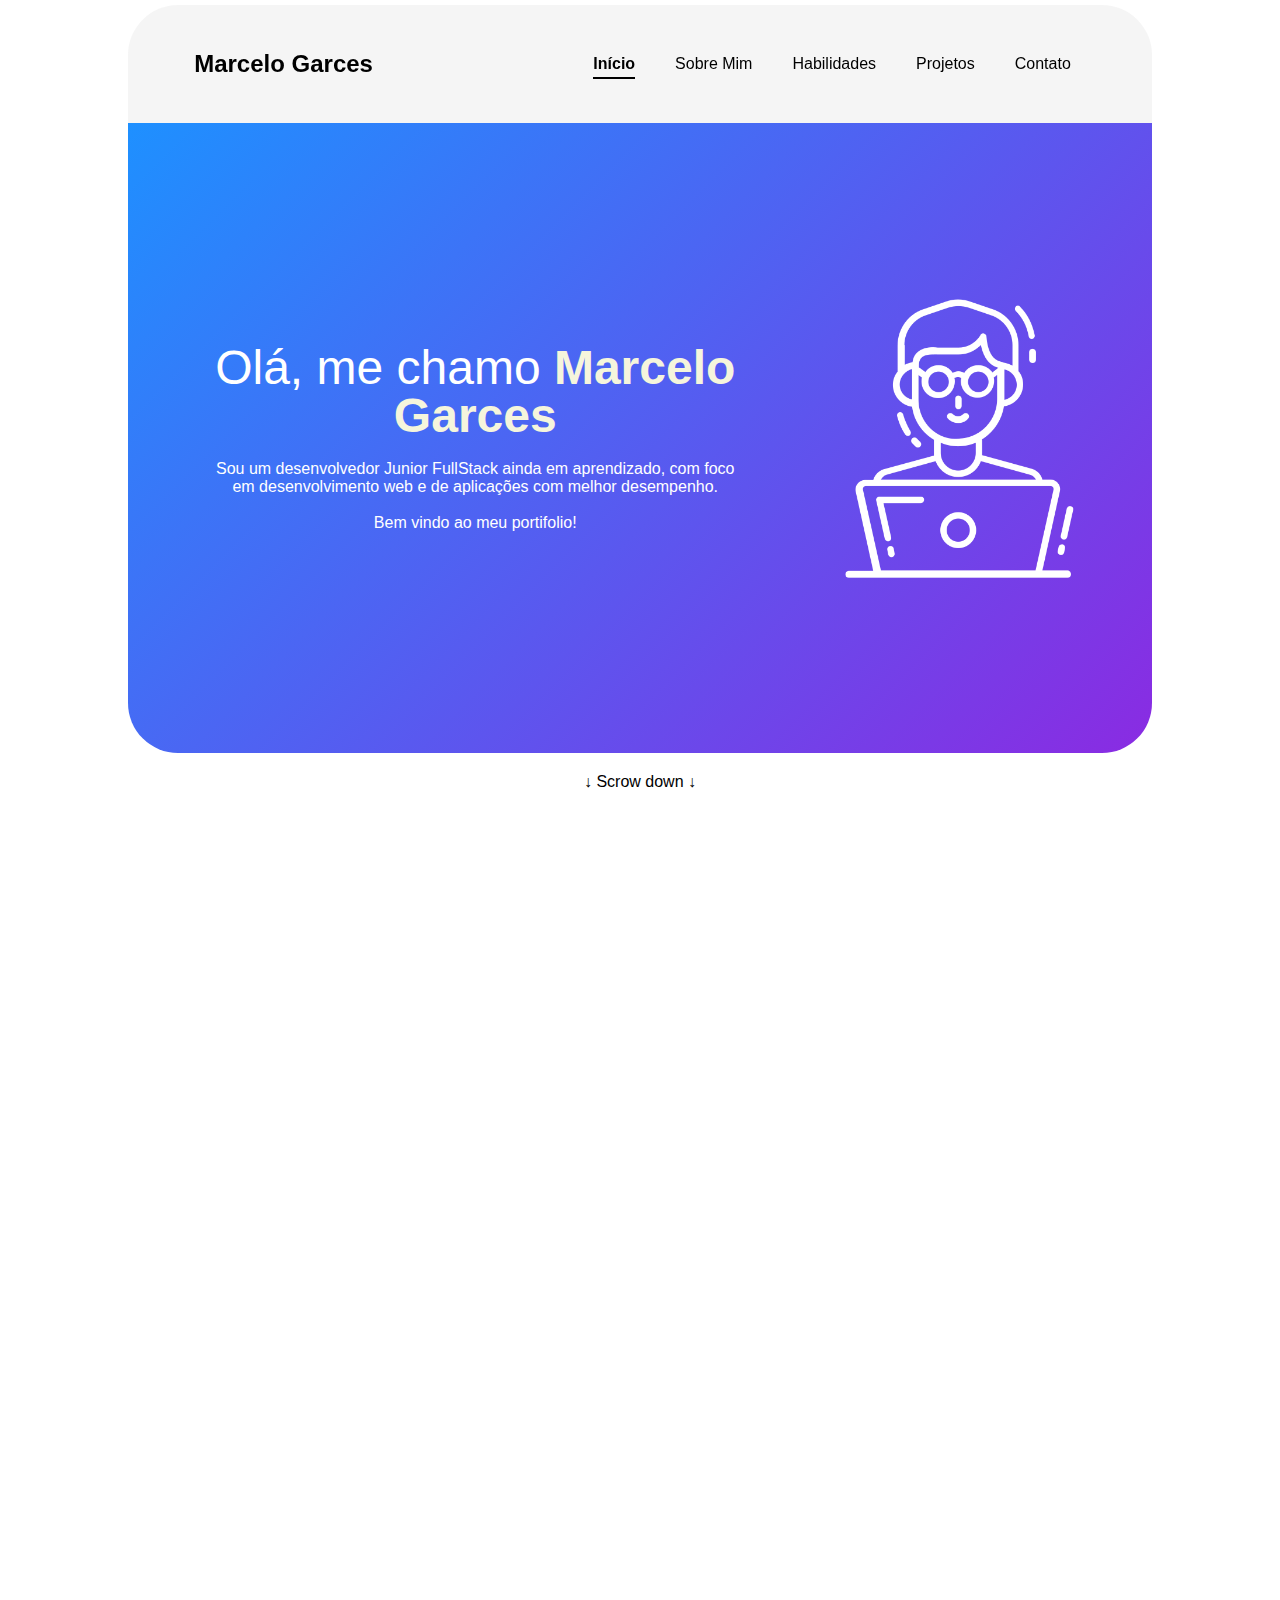
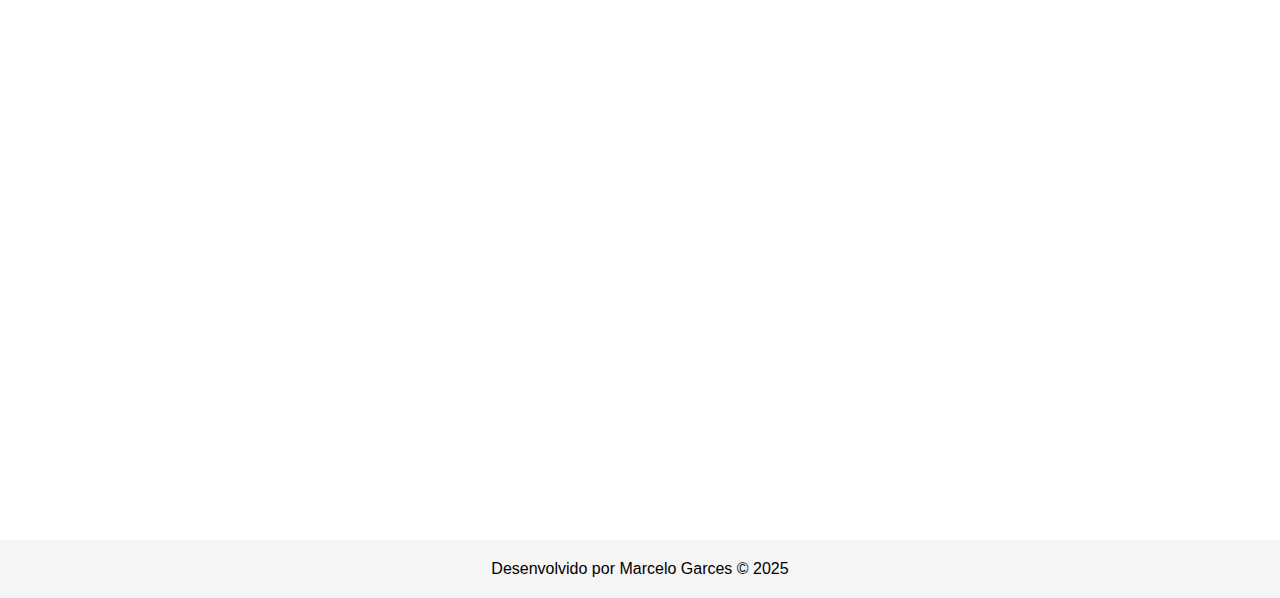
<file: index.html>
<!DOCTYPE html>
<html lang="pt-br">
<head>
    <meta charset="UTF-8">
    <meta name="viewport" content="width=device-width, initial-scale=1.0">
    <title>Document</title>
    <link rel="stylesheet" href="style.css">
</head>

<body>
    <header class="menu">
        <div class="menu-hamburguer"></div>
        <H2 style="padding: 0 15px;">Marcelo Garces</H2>
        <ul class="menu-list">
            <li class="menu-list__item item__ativo"><a href="#">Início</a></li>
            <li class="menu-list__item"><a href="#about">Sobre Mim</a></li>
            <li class="menu-list__item"><a href="#skills">Habilidades</a></li>
            <li class="menu-list__item"><a href="#projetos">Projetos</a></li>
            <li class="menu-list__item"><a href="#contact">Contato</a></li>
        </ul>
    </header>

    <section id="home">
            <div class="home-conteudo">
                <h1 id="chamado">Olá, me chamo <span>Marcelo Garces</span></h1>
                <p class="conteudo__texto">Sou um desenvolvedor Junior FullStack ainda em aprendizado, com foco em desenvolvimento web e de aplicações com melhor desempenho. <br><br>Bem vindo ao meu portifolio!</p>
            </div>
            <img src="images/programador.png" alt="desenho de um programador" id="programador-img">
    </section>
    
    <div class="div-avisos">
        <aside id="aviso-descer">↓ Scrow down ↓</aside>
    </div>
    <section id="about" class="container">
        <img class="fotografia" src="images/foto-perfil.jpeg" alt="Foto do perfil">

        <div class="container__conteudo">
            <h2 class="container__titulo">SOBRE<span class="container__titulo--destaque">MIM</span></h2>
            <p class="container__texto">Olá, sou Marcelo Garces Branco Pereira, nascido e criado em Imperatriz-MA. Recentemente me mudei e agora estou cursando o primeiro período do curso de Bacharel em Sistema de Informação pelo IFMA de São Luís-MA. Tenho uma breve experiência em HTML, CSS, JavaScript e estou aprendendo novas tecnologias como JAVA e GDScript para aprimorar minhas habilidades.
            <br>
            </p>
            <div class="container__segundo-paragrafo">
                <p class="container__texto segundo-paragrafo">
                Minha jornada como Desenvolvedor começou em 2017 com um simples jogo de navegador chamado "Habbo Hotel", onde era possível utilizar de uma programação em blocos para criar jogos e interações. Desde então, minha paixão por programação só cresceu, levando-me a explorar diversas linguagens e tecnologias.
                </p>
                <div class="about__icons">
                    <a target="_blank" class="about__icon" href="https://www.instagram.com/Marcelo_Garcess"><img class="icon-imagem" src="images/instagram.png" alt="link para o perfil do instagram"></a>
                    <a target="_blank" class="about__icon" href="https://www.linkedin.com/in/marcelo-garces"><img class="icon-imagem" src="images/linkedin.png" alt="link para o perfil do linkedin"></a>
                    <a target="_blank" class="about__icon" href="https://github.com/MarceloGar6"><img class="icon-imagem" src="images/github.png" alt="link para o perfil do github"></a>
                </div>
            </div>
        </div>
    </section>

    <section id="skills" class="container">
        <div class="skills__conteudo">
            <h2 class="container__titulo container__titulo--destaque">HABILIDADES</h2>
            <ul class="skills__list">
                <li class="skills__item">
                    <img src="images/HTML_LOGO.png" alt="">
                    <p class="skills__item__texto">HTML</p>
                </li>
                <li class="skills__item">
                    <img src="images/CSS_LOGO.png" alt="">
                    <p class="skills__item__texto">CSS</p>
                </li>
                <li class="skills__item">
                    <img src="images/JS_LOGO.png" alt="">
                    <p class="skills__item__texto">JavaScript</p>
                </li>
                <li class="skills__item">
                    <img src="images/JAVA_LOGO.png" alt="" class="img-fundo-branco">
                    <p class="skills__item__texto">Java</p>
                </li>
                <li class="skills__item">
                    <img src="images/GODOT_LOGO.png" alt="" class="img-fundo-branco">
                    <p class="skills__item__texto">GDScript</p>
                </li>
            </ul>
        </div>

        

        <div class="container" id="certificados">
            <h2 class="container_titulo_certificados">CERTIFICADOS:</h2>
            <div id="certificados-em-carrocel"class="container">
                <button id="certificados__anterior" class="certificados__botao">
                    <img src="images/next.png" alt="seta para esquerda" class="certificados__botao__img">
                </button>
                <div class="certificados__carrocel">
                    <img src="certificados/HTML_e_Css_01.jpg" alt="" class="certificados__carrocel__img on">
                    <img src="certificados/HTML_e_Css_02.jpg" alt="" class="certificados__carrocel__img">
                    <img src="certificados/HTML_e_Css_03.jpg" alt="" class="certificados__carrocel__img">
                    <img src="certificados/HTML_e_Css_04.jpg" alt="" class="certificados__carrocel__img">
                    <img src="certificados/HTML_e_Css_05.jpg" alt="" class="certificados__carrocel__img">
                    <img src="certificados/CSS.jpg" alt="" class="certificados__carrocel__img">
                    <img src="certificados/logica_01.jpg" alt= "" class="certificados__carrocel__img"
                    <img src="certificados/logica_02.jpg" alt="" class="certificados__carrocel__img">
                    <img src="certificados/logica_03.jpg" alt="" class="certificados__carrocel__img">
                    <img src="certificados/JS_01.jpg" alt="" class="certificados__carrocel__img">
                    <img src="certificados/JS_02.jpg" alt="" class="certificados__carrocel__img">
                    <img src="certificados/JS_03.jpg" alt="" class="certificados__carrocel__img">
                    <img src="certificados/JAVA_01.jpg" alt="" class="certificados__carrocel__img">
                    <img src="certificados/JAVA_02.jpg" alt="" class="certificados__carrocel__img">
                </div>
                <button id="certificados__proximo" class="certificados__botao">
                    <img src="images/next.png" alt="seta para direita" class="certificados__botao__img">
                </button>
            </div>
        </div>
    </section>

    <section id="projetos" class="container">
        <div class="projetos__conteudo">
            <h2 class="container__titulo container__titulo--destaque">PROJETOS</h2>
            <ul class="projetos__list">
                <li class="projetos__item"></li>
                <li class="projetos__item">Projeto 2</li>
                <li class="projetos__item">Projeto 3</li>
            </ul>
        </div>
    </section>

    <section id="contact" class="container">
        <h2 class="container__titulo container__titulo--destaque">CONTATO</h2>
        <form class="formulario__inteiro"> 
            <div class="formulario">
                <div class="formulario__mensagem__container">
                    <label class="texto_formulario" for="nome">Nome:</label>
                    <input type="text" id="nome" name="nome" required class="formulario__input">
                    <label class="texto_formulario" for="email">E-mail:</label>
                    <input type="email" id="email" name="email" required class="formulario__input">
                </div>
                <div class="formulario__mensagem__container">
                    <label class="texto_formulario" for="mensagem">Mensagem:</label>
                    <textarea id="mensagem" name="mensagem" rows="4" required></textarea>
                </div>
            </div>
            <button id="enviar" type="submit">Enviar</button>
        </form>
    </section>

    <footer class="footer">
        <p class="footer__texto">Desenvolvido por Marcelo Garces &copy; 2025</p>
    </footer>
    <script src="script.js"></script>
</body>

</html>
</file>
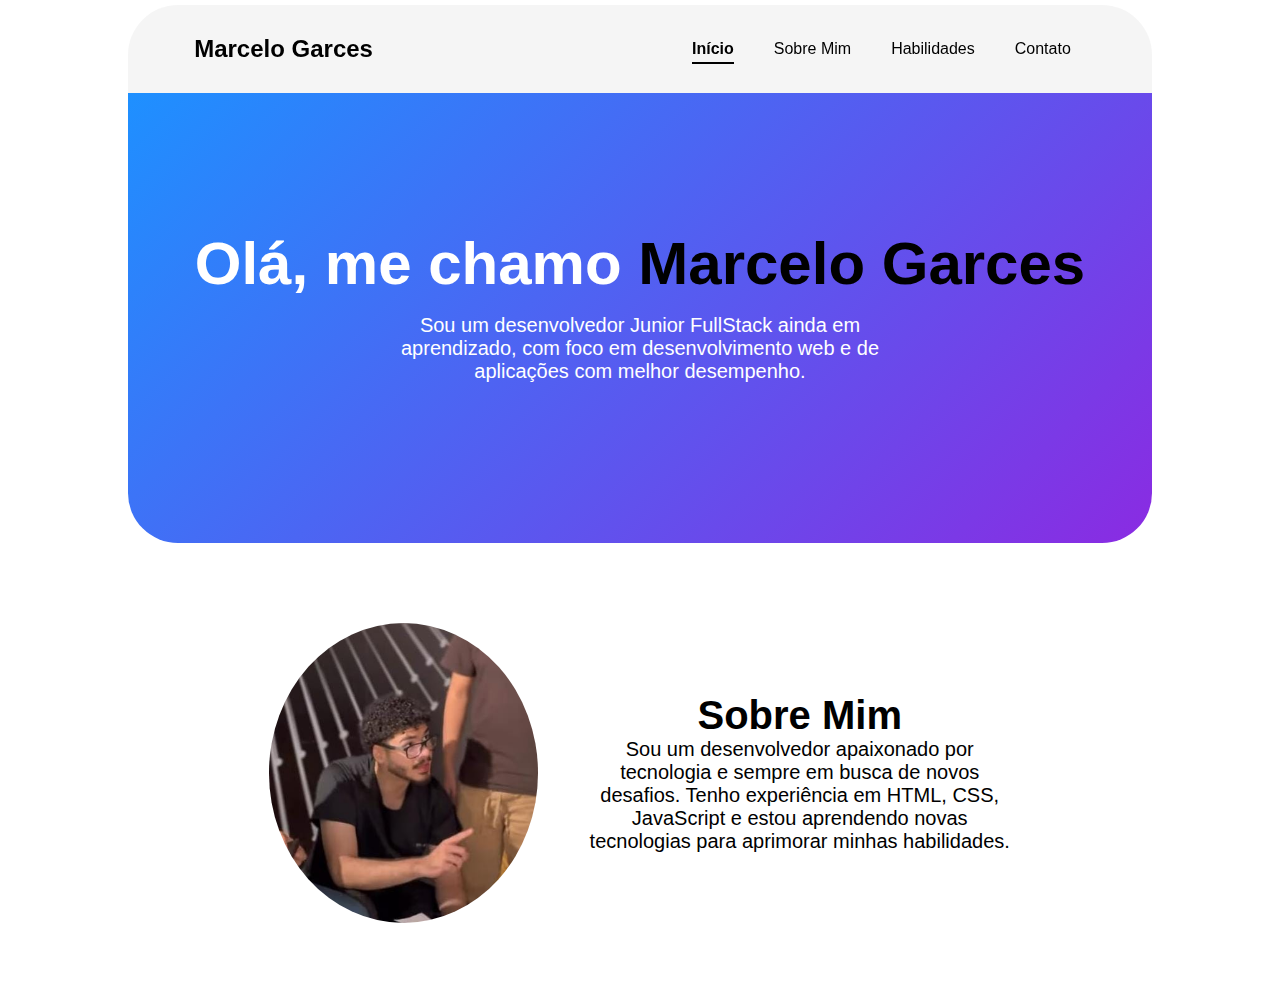
<file: portiflolio/index.html>
<!DOCTYPE html>
<html lang="pt-br">
<head>
    <meta charset="UTF-8">
    <meta name="viewport" content="width=device-width, initial-scale=1.0">
    <title>Document</title>
    <link rel="stylesheet" href="style.css">
</head>

<body>
    <header class="menu">
        <div class="menu-hamburguer"></div>
        <H2 style="padding: 0 15px;">Marcelo Garces</H2>
        <ul class="menu-list">
            <li class="menu-list__item item__ativo"><a href="#">Início</a></li>
            <li class="menu-list__item"><a href="#about">Sobre Mim</a></li>
            <li class="menu-list__item"><a href="#skills">Habilidades</a></li>
            <li class="menu-list__item"><a href="#contact">Contato</a></li>
        </ul>
    </header>

    <section id="home">
            <h1 id="chamado">Olá, me chamo <span>Marcelo Garces</span></h1>
            <p class="conteudo__texto">Sou um desenvolvedor Junior FullStack ainda em aprendizado, com foco em desenvolvimento web e de aplicações com melhor desempenho.</p>
    </section>

    <section id="about">
        <img class="fotografia" src="images/foto-perfil.jpeg" alt="Foto do perfil">
        <div class="container__conteudo">
            <h2 class="container__titulo">Sobre Mim</h2>
            <p class="container__texto">Sou um desenvolvedor apaixonado por tecnologia e sempre em busca de novos desafios. Tenho experiência em HTML, CSS, JavaScript e estou aprendendo novas tecnologias para aprimorar minhas habilidades.</p>
        </div>
    </section>


    <script src="script.js"></script>
</body>

</html>
</file>
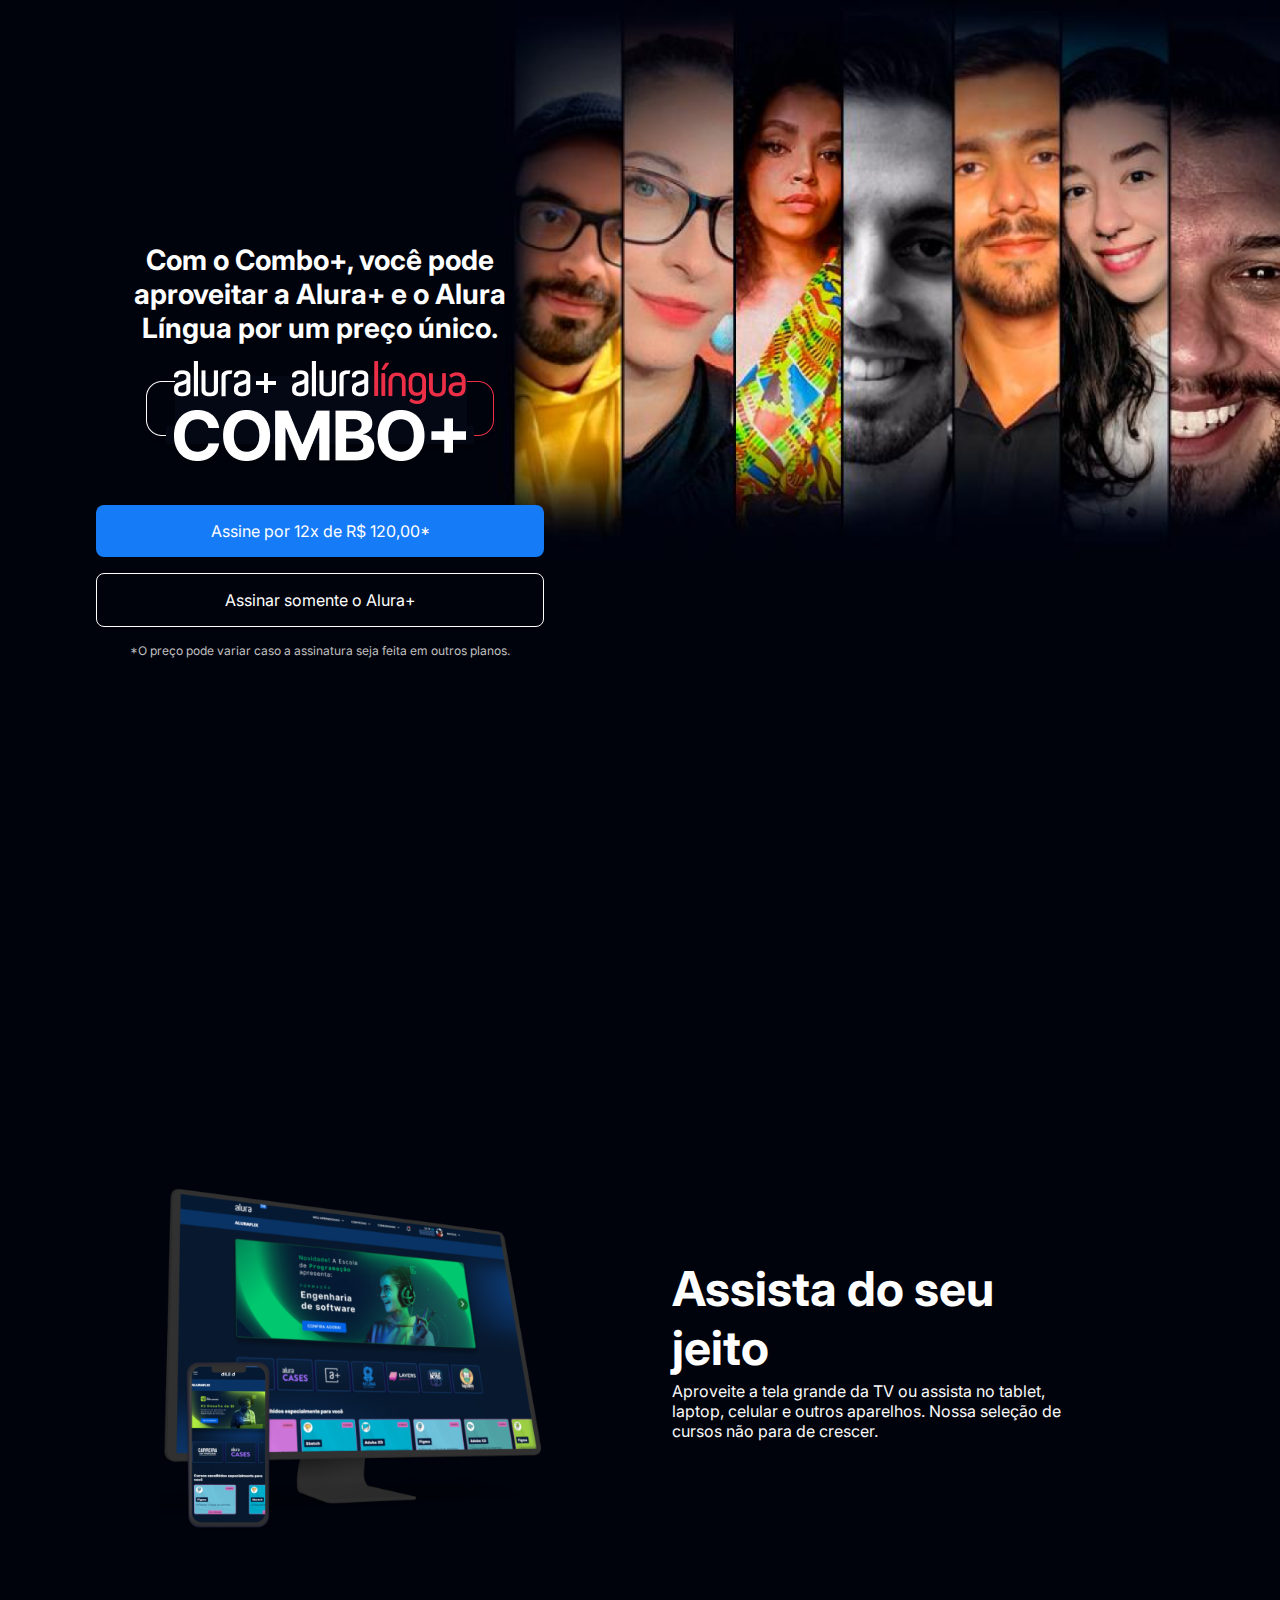
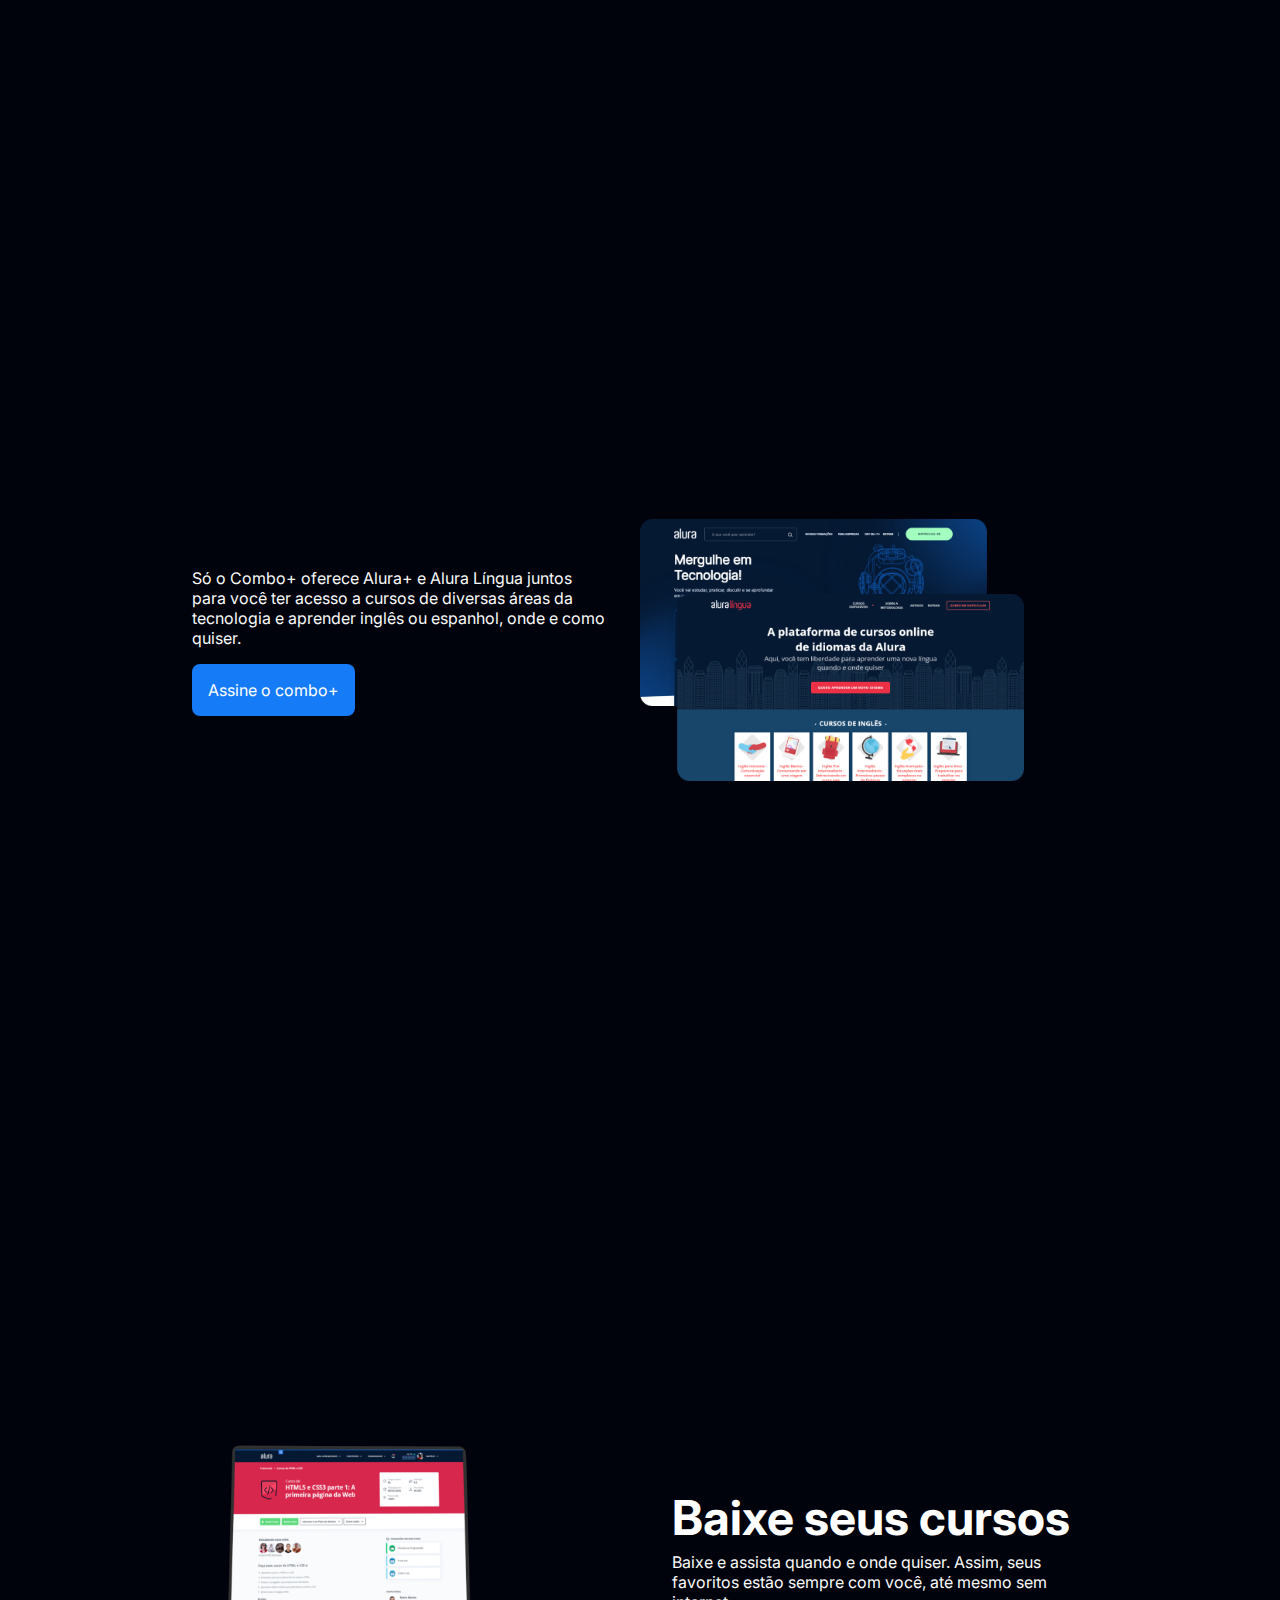
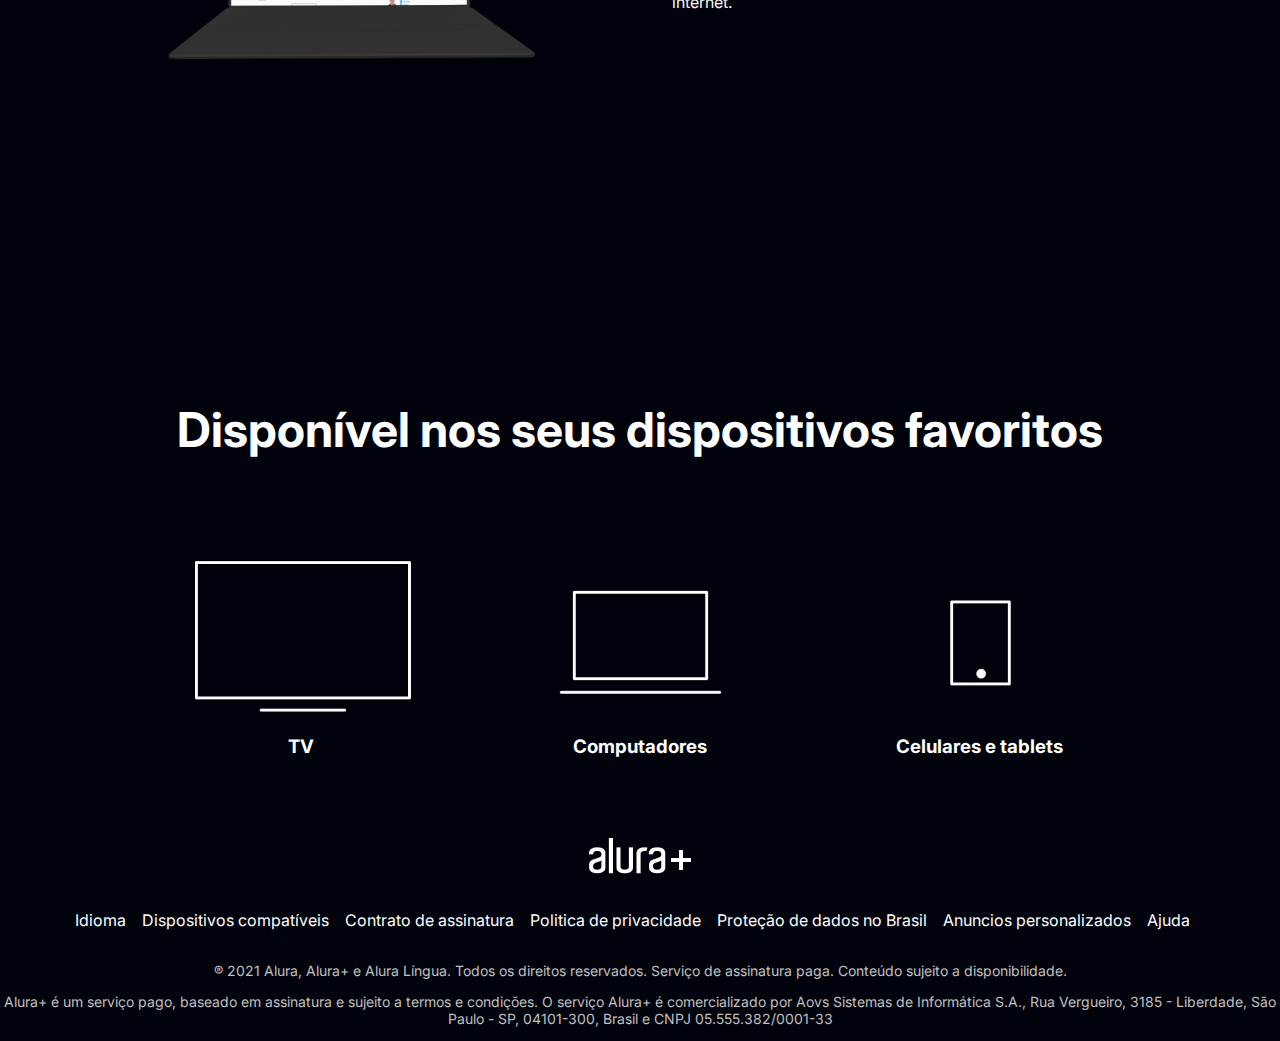
<file: projetos/projeto-alura+/index.html>
<!DOCTYPE html>
<html lang="pt-BR">
<head>
    <meta charset="UTF-8">
    <meta name="viewport" content="width=device-width, initial-scale=1.0">
    <title>Alura+</title>
    <link rel="stylesheet" href="styles.css">
</head>
<body>
    <section class="principal container">
        <div class="container__conteudo">
            <h1 class="container__titulo">Com o Combo+, você pode aproveitar a Alura+ e o Alura Língua por um preço único.</h1>
            <img class="container__img" src="images/Combo.png" alt="Combo Alura+ e Alura Língua" class="combo_image">
            <a href="www.alura.com.br" class="container__link">Assine por 12x de R$ 120,00*</a>
            <a href="www.alura.com.br" class="container__link link_secundario">Assinar somente o Alura+</a>
            <p class="container__aviso">*O preço pode variar caso a assinatura seja feita em outros planos.</p>
        </div>
    </section>

    <section class="container secundario">
        <img class="secundario__img" src="images/Plataformas.png" alt="Um monitor e um celular com o Alura+ aberto">
        <div class="container__descricao">
            <h2 class="descricao_titulo">Assista do seu jeito</h2>
            <p class="descricao_texto">Aproveite a tela grande da TV ou assista no tablet, laptop, celular e outros aparelhos. Nossa seleção de cursos não para de crescer.</p>
        </div>
    </section>

    <section class="container secundario">
        <div class="container__descricao">
            <p class="descricao_texto">Só o Combo+ oferece Alura+ e Alura Língua juntos para você ter acesso a cursos de diversas áreas da tecnologia e aprender inglês ou espanhol, onde e como quiser.</p>
            <a class= "container__link terceiro" href="www.alura.com.br">Assine o combo+</a>
        </div>
    <img src="images/Telas.png" alt="Telas em sobreposição com o Alura+ aberto" class="secundario__img">
    </section>

     <section class="container secundario">
        <img class="secundario__img" src="images/Notebook.png" alt="Um notebook com o Alura+ aberto">
        <div class="container__descricao">
            <h2 class="descricao_titulo">Baixe seus cursos</h2>
            <p class="descricao_texto">Baixe e assista quando e onde quiser. Assim, seus favoritos estão sempre com você, até mesmo sem internet.</p>
        </div>
    </section>
    
    <section class="dispositivos">
        <h2 class="dispositivos__titulos">Disponível nos seus dispositivos favoritos</h2>
        <ul class="dispositivos__lista">
            <li>
                <img src="images/tv.png" alt="Uma televisão">
                <h3 class="lista__itens">TV</h3>
            </li>
            <li>
                <img src="images/computador.png" alt="Um computador">
                <h3 class="lista__itens">Computadores</h3>
            </li>
            <li>
                <img src="images/celular.png" alt="Um celular">
                <h3 class="lista__itens">Celulares e tablets</h3>
            </li>
        </ul>
    </section>

    <footer class="rodape">
        <img src="images/Logo.png" alt="Logo Alura+" class="rodape__logo">
        <ul class="rodape__itens">
            <li class="itens__link">
                <a href="#">Idioma</a>
            </li>
            <li class="itens__link">
                <a href="#">Dispositivos compatíveis</a>
            </li>
            <li class="itens__link">
                <a href="#">Contrato de assinatura</a>
            </li>
            <li class="itens__link">
                <a href="#">Politica de privacidade</a>
            </li>
            <li class="itens__link">
                <a href="#">Proteção de dados no Brasil</a>
            </li>
            <li class="itens__link">
                <a href="#">Anuncios personalizados</a>
            </li>
            <li class="itens__link">
                <a href="#">Ajuda</a>
            </li>
        </ul>
        <p class="rodape__texto">® 2021 Alura, Alura+ e Alura Língua. Todos os direitos reservados. Serviço de assinatura paga. Conteúdo sujeito a disponibilidade.</p>
        <p class="rodape__texto">Alura+ é um serviço pago, baseado em assinatura e sujeito a termos e condições. O serviço Alura+ é comercializado por Aovs Sistemas de Informática S.A., Rua Vergueiro, 3185 - Liberdade, São Paulo - SP, 04101-300, Brasil e CNPJ 05.555.382/0001-33</p>
    </footer>
</body>
</html>
</file>
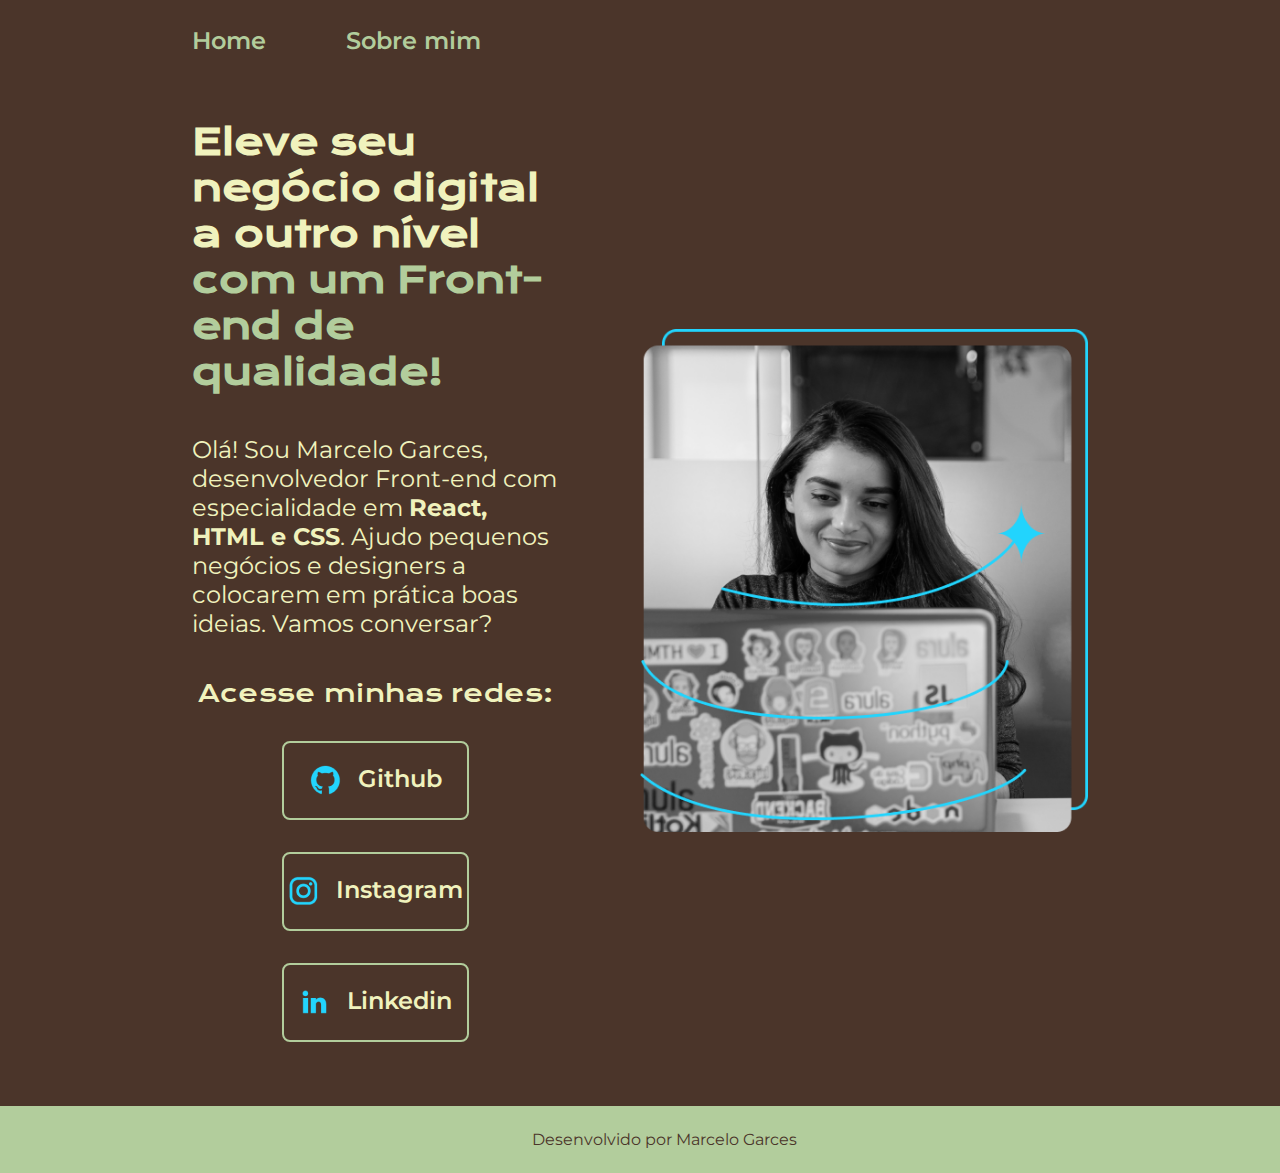
<file: projetos/projeto_de_portifolio/index.html>
<!DOCTYPE html>
<html lang="pt-br">
<head>
    <meta charset="UTF-8">
    <meta name="viewport" content="width=device-width, initial-scale=1.0">
    <title>Portifólio</title>
    <link rel="stylesheet" href="styles/style.css">
</head>
<body>
    <header class="cabecalho">
        <nav class="cabecalho__menu">
            <a class= "cabecalho__menu__link" href="index.html">Home</a>
            <a class= "cabecalho__menu__link" href="about.html">Sobre mim</a>
        </nav>
    </header>
    <main class="apresentacao">
        <section class="apresentacao__conteudo">
        <h1 class="apresentacao__conteudo__titulo">Eleve seu negócio digital a outro nível <strong class="cyan">com um Front-end de qualidade!</strong></h1>
        <p class="apresentacao__conteudo__texto">Olá! Sou Marcelo Garces, desenvolvedor Front-end com especialidade em <strong>React, HTML e CSS</strong>. Ajudo pequenos negócios e designers a colocarem em prática boas ideias. Vamos conversar?</p>
        <div class="apresentacao__links">
            <h2 class="apresentacao__links__titulo">Acesse minhas redes:</h2>
             <a class= "apresentacao__links__link"  href="https://Instagram.com/marcelo_garcess">
                <img src="assets/github.png" alt="logo github">
                Github
            </a>
            <a class= "apresentacao__links__link" href="https://Instagram.com/marcelo_garcess">
                <img src="assets/instagram.png" alt="logo instagram">
                Instagram
            </a>
           <a class= "apresentacao__links__link" href="https://Instagram.com/marcelo_garcess">
                <img src="assets/linkedin.png" alt="logo linkedin">
                Linkedin
           </a>
        </div>
        </section>
        <img src="assets/Imagem.png" class= "imagens" alt="foto da moça">
    </main>
    <footer class="rodape">
        <p>Desenvolvido por Marcelo Garces</p>
    </footer>
</body>
</html>
</file>
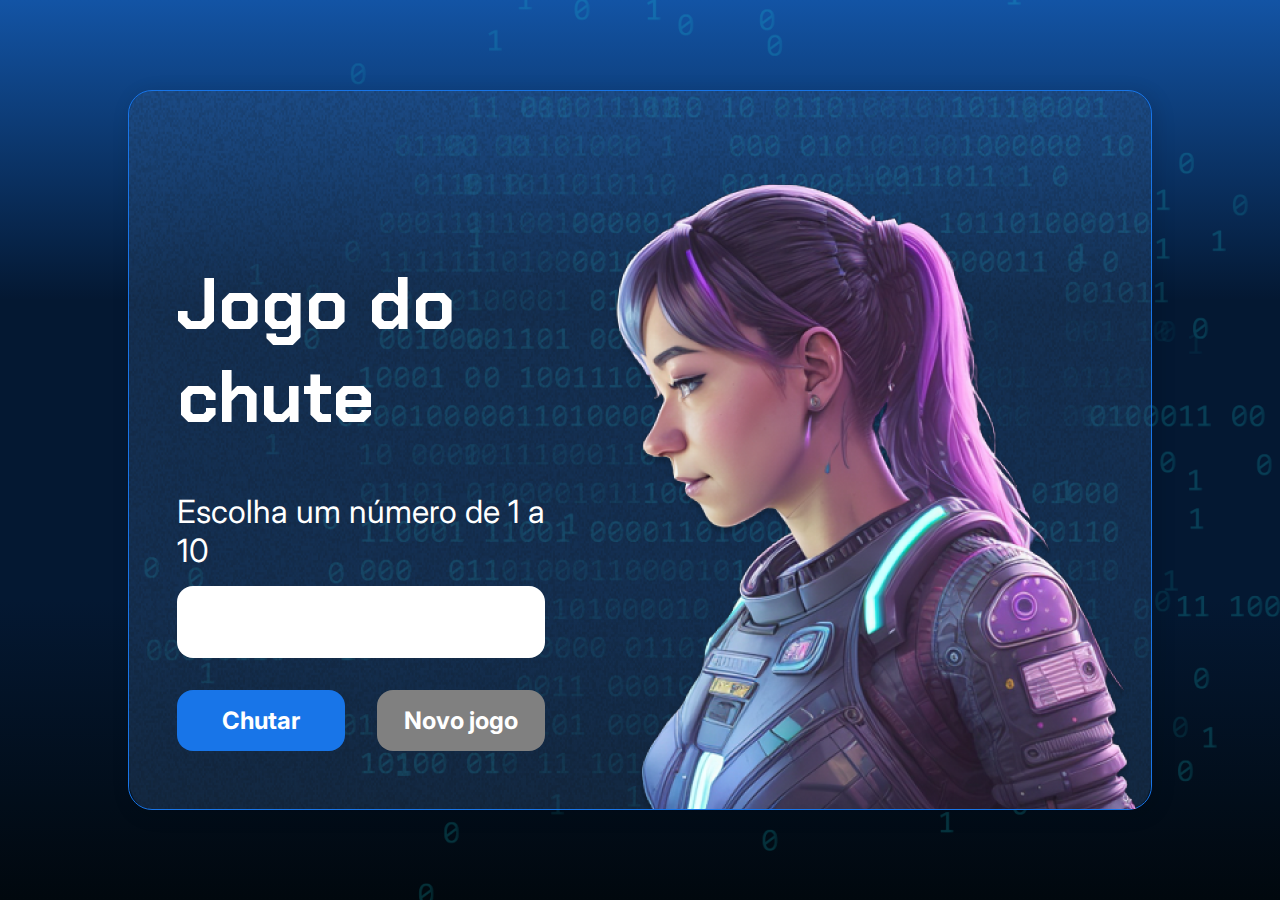
<file: projetos/Projeto_jogo_do_chute/index.html>
<!DOCTYPE html>
<html lang="pt-br">

<head>
    <meta charset="UTF-8">
    <meta name="viewport" content="width=device-width, initial-scale=1.0">
    <!--<script src="https://code.responsivevoice.org/responsivevoice. js"></script>-->
    <link rel="preconnect" href="https://fonts.googleapis.com">
    <link rel="preconnect" href="https://fonts.gstatic.com" crossorigin>
    <link href="https://fonts.googleapis.com/css2?family=Chakra+Petch:wght@700&family=Inter:wght@400;700&display=swap"
        rel="stylesheet">
    <link rel="stylesheet" href="style.css">
    <title>JS Game</title>
</head>

<body>

    <div class="container">
        <div class="container__conteudo">
            <div class="container__informacoes">
                <div class="container__texto">
                    <h1></h1>
                    <p class="texto__paragrafo"></p>
                </div>
                <input type="number" min="1" max="10" class="container__input">
                <div class="chute container__botoes">
                    <button onclick="verificarChute()" id= "numeroChute" class="container__botao">Chutar</button>
                    <button onclick="reiniciarJogo()" id="reiniciar" class="container__botao" disabled>Novo jogo</button>
                </div>
            </div>
            <img src="./img/ia.png" alt="Uma pessoa olhando para a esquerda" class="container__imagem-pessoa" />
        </div>
    </div>




    <script src="app.js" defer></script>
</body>

</html>
</file>
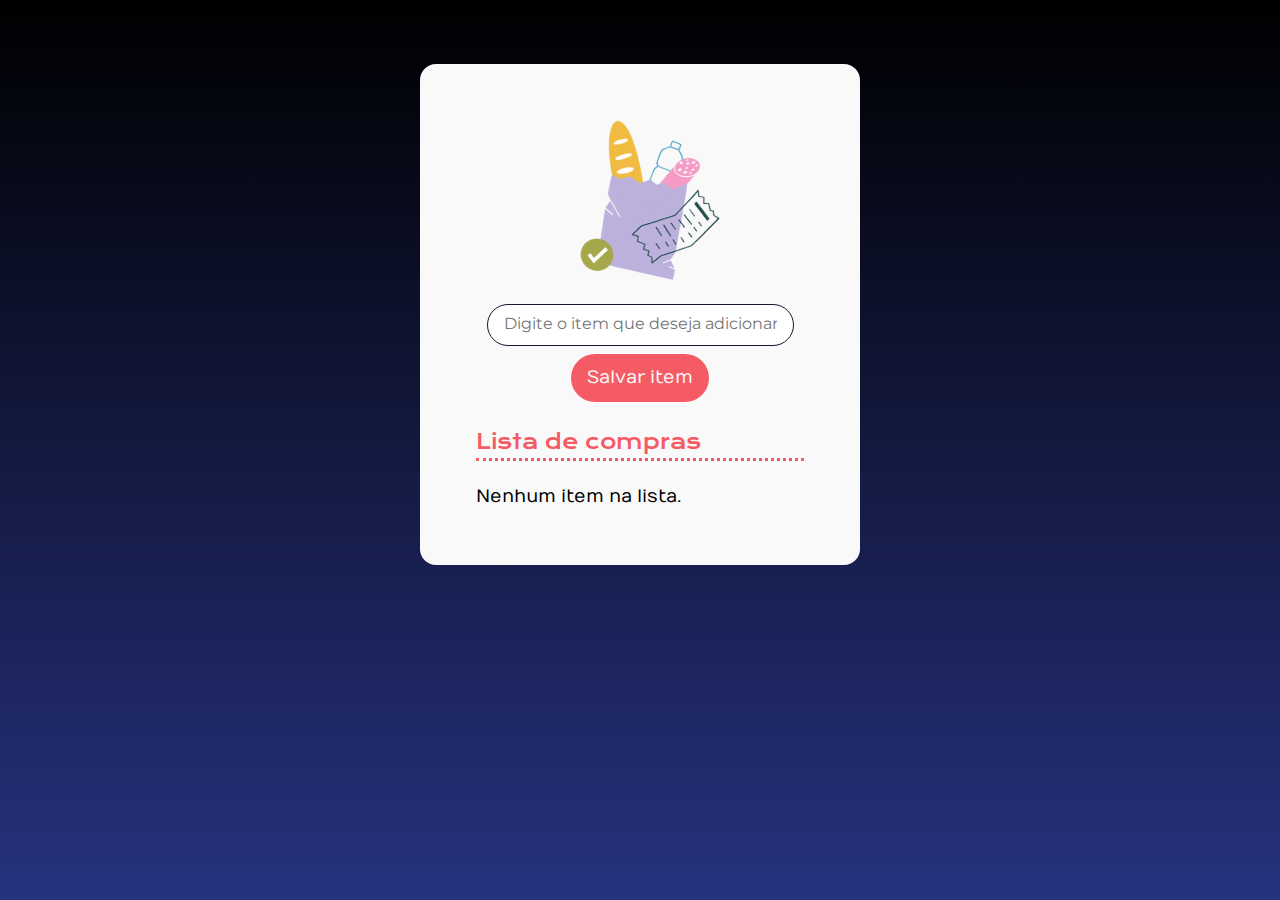
<file: projetos/Projeto_lista_de_compras/index.html>
<!DOCTYPE html>
<html lang="pt-br">
  <head>
    <meta charset="UTF-8" />
    <meta name="viewport" content="width=device-width, initial-scale=1.0" />
    <title>Lista de Compras</title>
    <link rel="preconnect" href="https://fonts.googleapis.com" />
    <link rel="preconnect" href="https://fonts.gstatic.com" crossorigin />
    <link
      href="https://fonts.googleapis.com/css2?family=Krona+One&family=Montserrat&family=Numans&display=swap"
      rel="stylesheet"
    />
    <link rel="stylesheet" href="./styles.css" />
  </head>

  <body>
    <main>
      <img src="./img/bag.png" alt="sacola de compras" />
      <form id="formulario">
        <input
          class="input-item"
          id="input-item"
          type="text"
          placeholder="Digite o item que deseja adicionar"
        />
        <button class="button-item" id="adicionar-item" type="button">Salvar item</button>
      </form>

      <div class="container-lista">
        <h2>Lista de compras</h2>
        <hr />

        <ul id="lista-de-compras"></ul>
        <p id="mensagem-lista-vazia">Nenhum item na lista.</p>
      </div>
    </main>
    <script src="index.js"></script>
  </body>
</html>
</file>
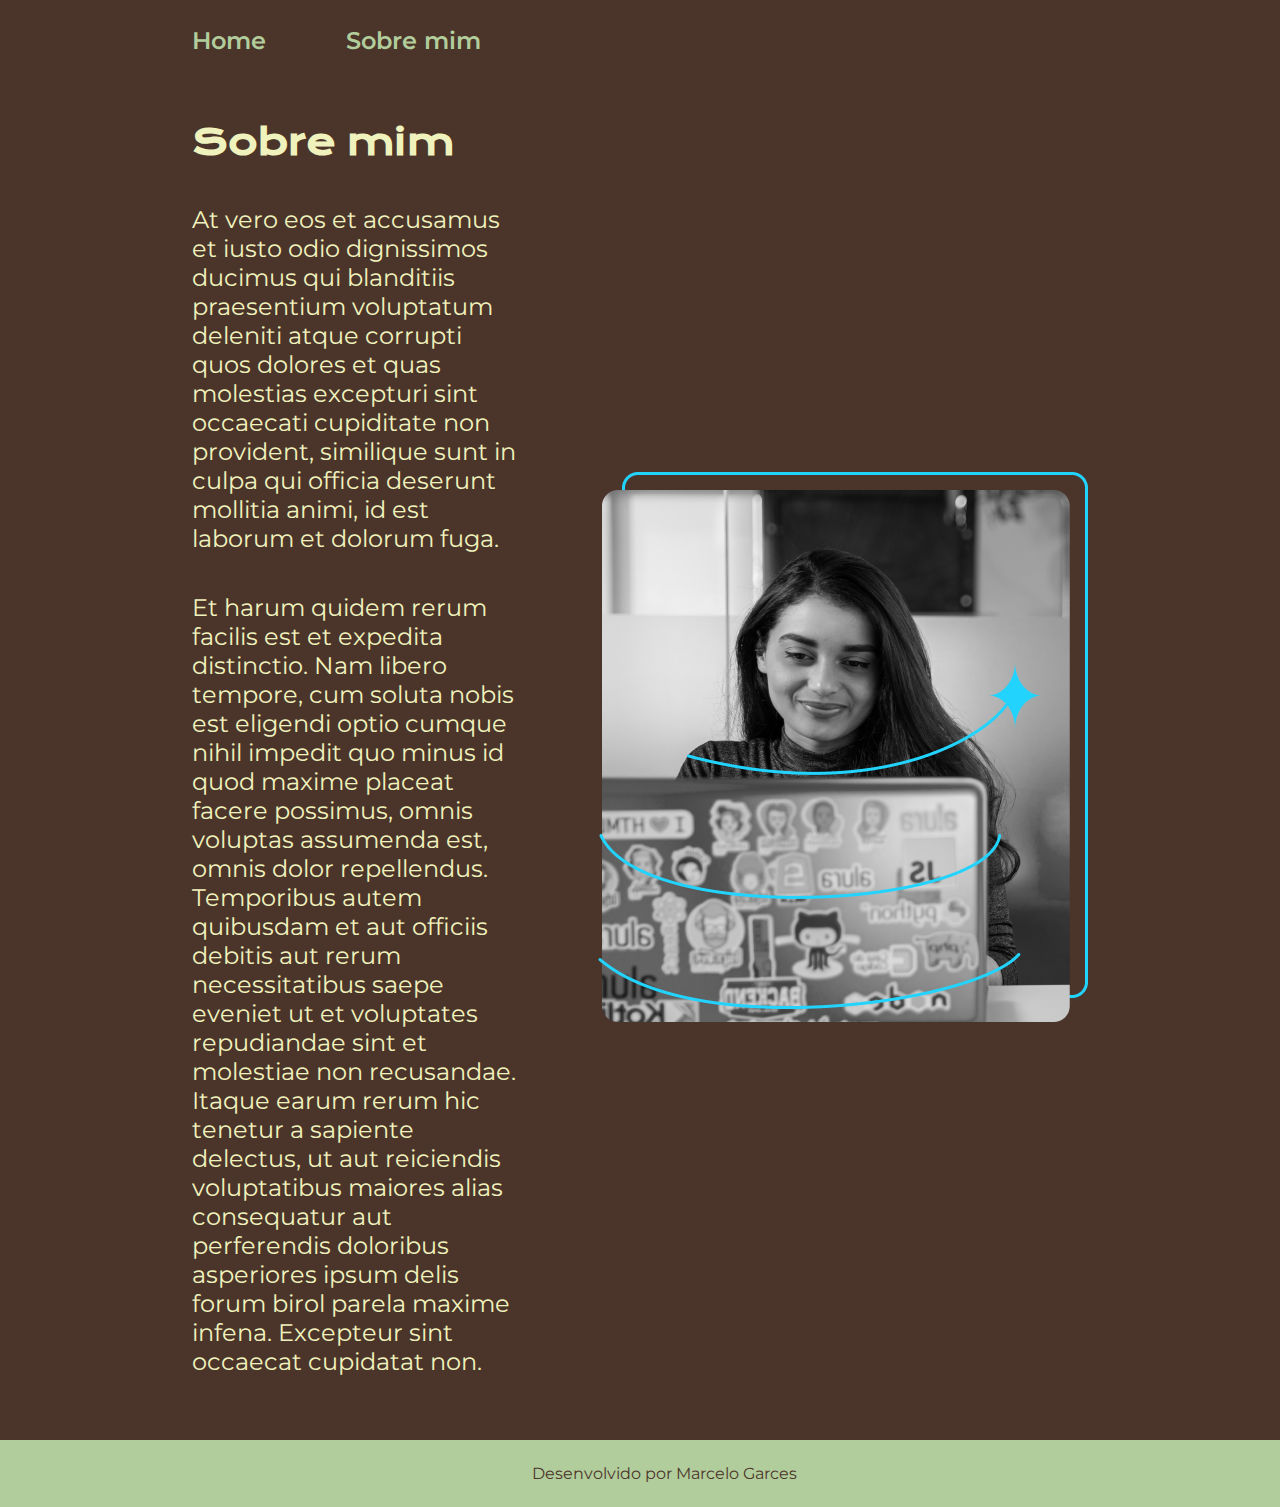
<file: projetos/projeto_de_portifolio/about.html>
<!DOCTYPE html>
<html lang="pt-br">
<head>
    <meta charset="UTF-8">
    <meta name="viewport" content="width=device-width, initial-scale=1.0">
    <title>Sobre mim</title>
    <link rel="stylesheet" href="styles/style.css">
</head>
<body>
    <header class="cabecalho">
        <nav class="cabecalho__menu">
            <a class= "cabecalho__menu__link" href="index.html">Home</a>
            <a class= "cabecalho__menu__link" href="about.html">Sobre mim</a>
        </nav>
    </header>

    <main class="apresentacao">
        <section class="apresentacao__conteudo">
            <h1 class="apresentacao__conteudo__titulo">Sobre mim</h1>
            <p class="apresentacao__conteudo__texto">At vero eos et accusamus et iusto odio dignissimos ducimus qui blanditiis praesentium voluptatum deleniti atque corrupti quos dolores et quas molestias excepturi sint occaecati cupiditate non provident, similique sunt in culpa qui officia deserunt mollitia animi, id est laborum et dolorum fuga.</p>
            <p class="apresentacao__conteudo__texto">Et harum quidem rerum facilis est et expedita distinctio. Nam libero tempore, cum soluta nobis est eligendi optio cumque nihil impedit quo minus id quod maxime placeat facere possimus, omnis voluptas assumenda est, omnis dolor repellendus. Temporibus autem quibusdam et aut officiis debitis aut rerum necessitatibus saepe eveniet ut et voluptates repudiandae sint et molestiae non recusandae. Itaque earum rerum hic tenetur a sapiente delectus, ut aut reiciendis voluptatibus maiores alias consequatur aut perferendis doloribus asperiores ipsum delis forum birol parela maxime infena. Excepteur sint occaecat cupidatat non.</p>
        </section>
        <img src="assets/Imagem.png" alt="foto da moça">
    </main>

    <footer class="rodape">
        <p>Desenvolvido por Marcelo Garces</p>
    </footer>
</body>
</html>
</file>
<file: style.css>
*{
    margin: 0;
    padding: 0;
}

section{
    opacity: 0;
}

.section--ativa {
    opacity: 1;
    transition: opacity 0.6s ease-in;
}

:root{
    --fundo-background: linear-gradient(135deg, #1e90ff, blueviolet);
    --cor-texto-principal: #000;
    --cor-texto-secundario: #fff;
    --cor-texto-hover: #374a72;
    --cor-menu: rgba(241, 241, 241, 0.699);
    --fundo-secundario: linear-gradient(135deg, #fff, #7e7e7e);
    --box-shadow: 0 4px 16px rgba(0,0,0,0.1), 0 10px 26px gray;
}

html {
    scroll-padding-top: 5vw;
    scroll-behavior: smooth;
}

body{
    font-family: 'Segoe UI', Tahoma, Geneva, Verdana, sans-serif;
    box-sizing: border-box;
    margin: 0 10vw;
    overflow-x: hidden;
}

.menu{
    background-color: var(--cor-menu);
    backdrop-filter: blur(5px);
    -webkit-backdrop-filter: blur(5px);
    display: flex;
    justify-content: space-between;
    align-items: center;
    padding: 5vh 5%;
    border-radius: 50px 50px 0 0;
    position: sticky;
    top: 5px;
    z-index: 1000;
    transition: border-radius 0.2s ease, margin 0.4s ease, background-color 0.5s ease;
}

.menu.menu--scrolled {
    top: 0;
    border-radius: 0 0 50px 50px;
    margin: 0 5vw;
}

.menu-list{
    padding: 0 30px;
    display: flex;
    justify-content: space-between;
    align-items: center;
    list-style: none;
    gap: 40px;
}

.menu-list__item a{
    color: var(--cor-texto-principal);
    font-size: 1rem;
    font-weight: 400;
    text-decoration: none;
}

.menu-list__item a:hover{
    color: var(--cor-texto-hover);
}

.item__ativo a{
    font-weight: 600;
    border-bottom: 2px solid black;
    padding-bottom: 5px;
}

.menu-hamburguer{
    display: none;
    width: 30px;
    height: 30px;
    background-image: url('./images/menu-hamburguer.png');
    background-size: cover;
}

.menu-hamburguer:hover{
    cursor: pointer;
}

#home{
    opacity: 1;
    margin-top: 5px;
    padding: 0 1vw;
    color: var(--cor-texto-secundario);
    height: 70vh;
    display: flex;
    justify-content: center;
    align-items: center;
    text-align: center;
    background: var(--fundo-background);
    border-radius: 0 0 50px 50px;
    transition: border-radius 0.4s ease
}

#home.home--scrolled {
    border-radius: 50px;
}

.home-conteudo {
    width: 100vw;
    display: flex;
    flex-direction: column;
    align-items: center;
}

#chamado{
    font-size: 48px;
    font-weight: 300;
    line-height: 1
}

#chamado span{
    font-weight: 600;
    color: beige;
}

.conteudo__texto{
    padding-top: 20px;
    font-size: 16px;
    font-weight: 200;
    width: 80%;
}

#programador-img{
    margin-right: 30px;
    filter: invert(1);
    width: 30%;
    right: 0;
    bottom: 0;
    transition: width 0.4s ease;
    animation: sobeDesce 1.5s infinite alternate;
}

@keyframes sobeDesce {
  from {
    transform: translateY(0);
  }
  to {
    transform: translateY(-30px);
  }
}

.div-avisos{
    position: absolute;
    width: 100%;
    text-align: center;
    left: 0;
}

#aviso-descer{
    padding: 20px;
    animation: pisca 1.5s infinite;
}

@keyframes pisca {
    0%, 100% { opacity: 1;}
    50% { opacity: 0;}
}

.container{
    padding: 80px 3vw 0 3vw;
    margin: 0 1vw;
    display: flex;
    align-items: center;
    gap: 50px;
}

.container__conteudo{
    max-width: 50vw;
    display: flex;
    flex-direction: column;
    gap: 25px;
    justify-content: center;
}

.container__titulo{
    font-size: 40px;
    font-weight: 600;
    color: var(--cor-texto-principal);
}

.container__titulo--destaque{
  background: var(--fundo-background);
  -webkit-background-clip: text;
  -webkit-text-fill-color: transparent;
  background-clip: text;
  color: transparent;
}

.container__texto{
    font-size: 20px;
    font-weight: 200;
    color: var(--cor-texto-principal);
}

.container__segundo-paragrafo{
    display: flex;
    flex-direction: column;
    gap: 25px;   
}

.fotografia{
    width: 30vw;
    border-radius: 30%;
    box-shadow: var(--box-shadow);
}

.about__icons {
    display: flex;
    gap: 20px;
}


.about__icon {
    width: 60px;
    height: 60px;
    border-radius: 30%;
    background: var(--fundo-background);
    display: inline-block;
    transition: transform 0.2s;
    vertical-align: middle;
}

.about__icon:hover {
    transform: scale(1.1);
    z-index: 1;
}

.icon-imagem {
    width: 50px;
    height: 50px;
    padding: 5px;
}

#skills {
    display: block;
    margin-top: 20px;
    justify-content: center;
}

.skills__conteudo{
    text-align: center;
}

.skills__list {
    display: flex;
    justify-content: center;
    flex-wrap: wrap;
    margin-top: 30px;
    display: flex;
    gap: 20px;
}


.skills__item {
    list-style-type: none;
    display: flex;
    flex-direction: column;
    gap: 5px;
    justify-content: center;
    align-items: center;
    width: 180px;
    height: 180px;
    background: var(--fundo-background);
    border-radius: 20px;
}


.skills__item img{
    width: 100px;
    height: 100px;
    border-radius: 10%;
}


.skills__item__texto {
    display: block;
    font-size: 0px;
    font-weight: 600;
    color: var(--cor-texto-secundario);
    text-align: center;
    transition: all 0.3s ease;
}


.img-fundo-branco {
    background-color: #fff;
}

#certificados {
    border-radius: 40px;
    height: 700px;
    padding-top: 20px;
    display: flex;
    flex-direction: column;
    align-items: center;
    margin-top: 20px;
}

#certificados-em-carrocel{
    display: flex;
    justify-self: center;
    gap: 5px;
}

.certificados__carrocel {
    position: relative;
    display: flex;
    justify-content: center;
    align-items: center;
    width: 40vw;
    height: 300px;
}

.certificados__botao__img{
    margin: auto;
    background-color: transparent;
    border: none;
    display: flex;
    width: 40px;
    cursor: pointer;
    
}

.certificados__botao{
    margin: 0 20px;
    height: 80px;
    width: 80px;
    transition: transform 0.2s ease;
}

#certificados__anterior{
    transform: scale(-1);
}

#certificados__proximo:hover{
    transform: scale(1.1);
}

#certificados__anterior:hover{
    transform: scale(-1.1);
}

.certificados__carrocel__img{
    opacity: 0;
    position: absolute;
    width: 100%;
    border-radius: 20px;
    box-shadow: 0 4px 16px rgba(0,0,0,0.1);
    transition: opacity 0.5s ease, transform 0.2s ease;
}

.on{
    opacity: 1;
}

.saindo-esquerda {
    animation: sairEsquerda 0.5s forwards;
}
@keyframes sairEsquerda {
    to {
        opacity: 0;
        transform: translateX(-50%);
    }
}

.saindo-direita {
    animation: sairDireita 0.5s forwards;
}
@keyframes sairDireita {
    to {
        opacity: 0;
        transform: translateX(50%);
    }
}

#projetos{
    margin: 100px 0 0 0;
    display: flex;
    flex-direction: column;
    align-items: center;
}

.projetos__container{
    width: 100%;
    display: flex;
    flex-direction: column;
    align-items: center;
}

#texto_projetos{
    padding: 10px 0 60px;
    width: auto;
}

.projetos__conteudo{
    width: 100%;
    display: flex;
    justify-content: center;

}

.projetos__list{
    display: flex;
    flex-wrap: wrap;
    gap: 20px;
    padding: 0;
}

.projetos__item{
    width: 90%;
    height: 200px;
    background: beige;
    box-shadow: 0 4px 16px rgba(0,0,0,0.4);
    border-radius: 20px;
    list-style: none;
    transition: scale 0.1s ease, box-shadow 0.2s ease;
}

.projetos__item__titulo{
    margin-top: 25px;
}

.projetos__item__texto{
    margin-top: 20px;
    text-align: justify;
    padding: 0 20px 0 0;
}

.inverso{
    margin-left: auto;
}

.inverso a{
    flex-direction: row-reverse;
}

.texto_inverso{
    text-align: justify;
    padding: 0 0 0 20px;
}

.projetos__item:hover{
    box-shadow: var(--box-shadow);
    transform: scale(1.02);
}

.projetos__item a{
    text-decoration: none;
    color: var(--cor-texto-principal);
    display: flex;
    gap: 20px;
}

.projetos__image{
    height: 180px;
    margin: 10px;
    border-radius: 20px;
}

#contact {
    margin-bottom: 100px;
    display: flex;
    flex-direction: column;
    align-items: center;
    gap: 0;
    padding: 100px 0 0;
}

.formulario{
    margin-top: 20px;
    max-width: 100%;
    padding: 20px;
    display: flex;
    gap: 40px;
}

.formulario__input{
    width: calc(98% - 1px);
    padding: 14px 1%;
    border: 1px solid var(--cor-texto-principal);
    border-radius: 5px;
    font-size: 16px;
}

.texto_formulario{
    font-size: 16px;
}

.formulario__mensagem__container{
    display: flex;
    flex-direction: column;
    width: 100%;
}

#message{
    height: 95px;
    padding: 10px 1%;
    border: 1px solid var(--cor-texto-principal);
    border-radius: 5px;
}

#enviar{
    margin: 0 0 20px 20px;
    width: 100px;
    padding: 10px 20px;
    border: var(--cor-texto-principal) 1px solid;
    border-radius: 5px;
    cursor: pointer;
    font-size: 16px;
}

.formulario__inteiro{
    width: 100%;
}

.footer{
    position: relative;
    left: -10vw;
    bottom: 0;
    width: 100vw;
    background-color: var(--cor-menu);
    text-align: center;
    padding: 20px 0;
}

@media (max-width: 1600px) {
    .skills__item {
        width: 150px;
        height: 150px;
        gap: 10px;
    }
    .skills__item img {
        width: 90px;
        height: 90px;
    }
}

@media (max-width: 1200px) {
    body {
        margin: 0 5vw;
    }
    .menu-list{
        gap: 20px;
    }
    .footer {
        left: -5vw;
    }
    #chamado {
        font-size: 46px;
    }
    .menu.menu--scrolled {
        margin: 0 3vw;
    }
    .skills__item {
        width: 140px;
        height: 140px;
        gap: 5px;
    }
    .skills__item img {
        width: 80px;
        height: 80px;
    }
}

@media (max-width: 1000px) {
    body {
        margin: 0 3vw;
    }
    .footer {
        left: -3vw;
    }
    .menu-list__item a {
        font-size: 14px;
    }
    #chamado {
        font-size: 4vw;
    }
    #about {
        margin-bottom: 100px;
    }
    .fotografia {
        margin-bottom: 200px;
    }
    .container__segundo-paragrafo {
        width: 85vw;
        padding: 0 3vw;
        position: relative;
        left: -36vw;
        top: 10px;
    }
    .skills__item {
        border-radius: 10px;
        width: 130px;
        height: 130px;
        gap: 1px;
    }
    .skills__item img {
        width: 60px;
        height: 60px;
    }

    .certificados__carrocel {
        width: 60vw;
        height: 200px;
    }
}

@media (max-width: 790px) {
    #about {
        display: flex;
        flex-direction: column-reverse;
        align-items: center;
    }
    #about .container__conteudo {
        max-width: 100vw;
        align-items: center;
        text-align: center;
    }
    #about .fotografia {
        margin-bottom: 30px;
    }
    html{
        scroll-padding-top: 5vh;
    }

    .menu {
        border-radius: 40px 40px 0 0;
    }
    .menu-list {
        display: none;
    }
    .menu-list.menu-list--ativo {
        display: flex;
        flex-direction: column;
        align-items: flex-start;
        position: fixed;
        top: 13vh;
        left: 0;
        width: 30vw;
        background-color: rgb(241, 241, 241);
        backdrop-filter: blur(8px);
        border-radius: 0 0 20px 20px;
        z-index: 2000;
        gap: 0;
        animation: slideInLeft 0.25s;
    }
    .menu-list.menu-list--ativo .menu-list__item {
        padding: 18px 0 18px 0;
        width: 100%;
        text-align: left;
        display: block;
    }
    .menu-list.menu-list--ativo .menu-list__item a {
        display: inline-block;
        width: 100%;
        text-align: left;
    }
    @keyframes slideInLeft {
        from { transform: translateX(-100%); opacity: 0; }
        to { transform: translateX(0); opacity: 1; }
    }
    .menu-hamburguer {
        display: block;
    }

    #home{
        height: 60vh;
    }
    #chamado {
        font-size: 36px;
    }
    .container {
        flex-direction: column;
        padding: 80px 1vw 0 1vw;
        gap: 30px;
    }
    .container__conteudo {
        max-width: 90vw;
        align-items: center;
        text-align: center;
    }
    #programador-img {
        display: none;
    }
    .fotografia {
        width: 60vw;
        margin-bottom: 50px;
    }
    .container__segundo-paragrafo {
        align-items: center;
        position: static;
        width: 100%;
        padding: 0;
        left: 0;
        top: 0;
    }
    .skills__list {
        flex-wrap: wrap;
        gap: 5px;
    }
    .skills__item {
        width: 120px;
        height: 120px;
    }
    .skills__item img {
        width: 35%;
        height: 35%;
    }
    .projetos__item {
        width: 100%;
        height: auto;
        min-height: 400px;
        padding: 0px;
    }

    .projetos__item a{
        padding: 10px 10px 30px 10px;
        flex-direction: column;
        align-items: center;
    }

    .projetos__image {
        width: 80%;
        height: auto;
        border-radius: 10px;
    }

    .projetos__item__titulo {
        font-size: 18px;
        padding: 0 10px;
    }

    .projetos__item__texto {
        font-size: 14px;
        padding: 0 10px;
    }
    .formulario__inteiro {
        display: flex;
        flex-direction: column;
        width: 100%;
        align-items: center;
    }
    .formulario {
        width: 100vw;
        flex-direction: column;
        gap: 3px;
        
    }

    .formulario__mensagem__container {
        display: flex;
        flex-direction: column;
        width: 100%;
    }

    #enviar {
        padding: 10px 20px;
        display: block;
        margin: 0 auto 20px auto;
        text-align: center;
        overflow: hidden;
    }

    #certificados {
        padding: 20px 0;
        height: auto;
    }

    #certificados-em-carrocel{
        margin: 0;
        padding: 0;
        display: flex;
        flex-direction: row;
        width: 100vw;
        height: 50vw;
        justify-content: center;
    }
    .certificados__carrocel {
        position: relative;
        width: 70vw;
        display: flex;
        scroll-snap-type: x mandatory;
    }
    .certificados__botao{
        margin: 0;
        width: 30px;
        height: 30px;
        background-size: cover;
        display: flex;
        justify-content: center;
        align-items: center;
    }
    .certificados__botao__img {
        width: 20px;
        height: 20px;
        background-size: cover;
    }
}
</file>
<file: portiflolio/style.css>
*{
    margin: 0;
    padding: 0;
}

:root{
    --fundo-background: linear-gradient(135deg, #1e90ff, blueviolet);
    --cor-texto-principal: black;
    --cor-texto-secundario: #fff;
    --cor-menu: rgba(241, 241, 241, 0.7);
}

html {
    scroll-padding-top: 75px;
    scroll-behavior: smooth;
}

body{
    font-family: 'Segoe UI', Tahoma, Geneva, Verdana, sans-serif;
    box-sizing: border-box;
    margin: 0 10vw;
}

.menu{
    background-color: var(--cor-menu);
    backdrop-filter: blur(8px);
    -webkit-backdrop-filter: blur(8px);
    display: flex;
    justify-content: space-between;
    align-items: center;
    padding: 30px 5%;
    border-radius: 50px 50px 0 0;
    position: sticky;
    top: 5px;
    z-index: 1000;
    transition: border-radius 0.2s ease, margin 0.4s ease;
}

.menu.menu--scrolled {
    border-radius: 50px;
    margin: 0 10vw;
}

.menu-list{
    padding: 0 30px;
    display: flex;
    justify-content: space-between;
    align-items: center;
    list-style: none;
    gap: 40px;
}

.menu-list a{
    color: black;
    font-size: 1rem;
    font-weight: 200;
    text-decoration: none;
}

.item__ativo a{
    font-weight: 600;
    border-bottom: 2px solid black;
    padding-bottom: 5px;
}

.menu-hamburguer{
    display: none;
    width: 30px;
    height: 30px;
    background-image: url('./images/menu-hamburguer.png');
    background-size: cover;

}

.menu-hamburguer:hover{
    cursor: pointer;
}

#home{
    margin-top: 5px;
    color: var(--cor-texto-secundario);
    height: 50vh;
    display: flex;
    flex-direction: column;
    justify-content: center;
    align-items: center;
    text-align: center;
    background: var(--fundo-background);
    border-radius: 0 0 50px 50px;
    transition: border-radius 0.4s ease;
}

#home.home--scrolled {
    border-radius: 50px;
}


#chamado{
    font-size: 60px;
    font-weight: 600;
    line-height: 1
}

#chamado span{
    color: var(--cor-texto-principal);
}

#bem-vindo{
    font-size: 40px;
    font-weight: 400;
    line-height: 1
}

.conteudo__texto{
    padding: 20px;
    font-size: 20px;
    font-weight: 200;
    width: 50%;
}

#about{
    padding: 80px 3vw;
    margin: 0 8vw;
    display: flex;
    align-items: center;
    gap: 50px;
}

.container__conteudo{
    display: flex;
    flex-direction: column;
    align-items: center;
    justify-content: center;
}

.container__titulo{
    font-size: 40px;
    font-weight: 600;
    color: var(--cor-texto-principal);
    text-align: center;
}

.container__texto{
    font-size: 20px;
    font-weight: 200;
    color: var(--cor-texto-principal);
    text-align: center;
}

.fotografia{
    width: 300px;
    height: 300px;
    border-radius: 50%;
}
</file>
<file: projetos/projeto-alura+/styles.css>
@import url('https://fonts.googleapis.com/css2?family=Inter:ital,opsz,wght@0,14..32,100..900;1,14..32,100..900&display=swap');

:root {
    --branco-texto: #FFFFFF;
    --cinza-texto: #C0C0C0;
    --fundo: #00030C;
    --azul-botao: #167BF7;
    --branco-secundario: #f9f9f9;
}

body{
    font-size: 16px;
    font-weight: 400;
    font-family: 'Inter', sans-serif;
    background-color: var(--fundo);
    color: var(--branco-texto);
}

*{
    
    margin: 0;
    padding: 0;
}

.principal{
    background-image: url(images/Background.png);
    background-repeat: no-repeat;
    background-size: contain;
    align-items: center;
    text-align: center;
}
.container{
    display: grid;
    grid-template-columns: 50% 50%;
    height: 100vh;
}

.container__conteudo{
    margin: 0 6em
}

.container__titulo{
    font-size: 28px;
    font-weight: 700;
}

.container__img{
    margin: 1em 0 2em 0;
}

.container__link{
    border-radius: 8px;
    padding: 1em;
    color: var(--branco-texto);
    background-color: var(--azul-botao);
    display: block;
    text-decoration: none;
    margin-bottom: 1em;
}

.container__link:hover{
    background-color: #2f88f5;
    color: var(--fundo);
}

.link_secundario{
    background-color: transparent;
    border: 1px solid var(--branco-texto);
}

.container__aviso{
    font-size: 12px;
    color: var(--cinza-texto);
}

.secundario{
    align-items: center;
    margin: 0 10em;
}

.secundario__img{
    width: 80%;
}

.descricao_titulo{
    font-weight: 700;
    font-size: 48px;
    margin-bottom: 0.1em;
}

.descricao_texto{
    color: var(--branco-secundario);
}

.terceiro{
    margin-top: 1em;
    display:inline-block;
}

.container__descricao{
    padding: 2em;
}

.dispositivos{
    text-align: center;
}

.dispositivos__titulos{
    font-size: 48px;
    font-weight: 700;
}

.dispositivos__lista{
    display: flex;
    justify-content: center;
    list-style-type: none;
    color: var(--branco-texto);
    margin: 5em 0;
}

.lista-itens{
    font-size: 32px;
    font-weight: 700;
    color: var(--branco-texto);
}

.rodape{
    text-align: center;
}

.rodape__itens{
    margin: 2em 0;
    display: flex;
    justify-self: center;
    color: var(--branco-texto);
    list-style-type: none;
}

.itens__link a{
    text-decoration: none;
    color: var(--branco-texto);
    font-size: 16px;
    margin-right: 1em;
}

.itens__link a:hover{
    color: var(--azul-botao);
}

.itens__link a:active{
    color: purple;
}

.rodape__texto{
    font-size: 14px;
    color: var(--cinza-texto);
    margin-bottom: 1em;
}
</file>
<file: projetos/projeto_de_portifolio/styles/style.css>
@import url('https://fonts.googleapis.com/css2?family=Krona+One&display=swap');
@import url('https://fonts.googleapis.com/css2?family=Montserrat&display=swap');

:root{
    --cor_primaria: #4B352A;
    --cor_secundaria: #F0F2BD;
    --cor_tercearia: #B2CD9C;
    --cor_hover: #CA7842;

    --fonte_primaria: "Krona One", sans-serif;
    --fonte_secundaria: "Montserrat", sans-serif;
}

*{
    margin: 0;
    padding: 0;
}


body{
    box-sizing: border-box;
    background-color: var(--cor_primaria);
    color: var(--cor_secundaria);
}

.cabecalho{
    padding: 2% 0 0 15%;
}

.cabecalho__menu {
    display: flex;
    gap: 80px;
}

.cabecalho__menu__link{
    text-decoration: none;
    font-family: var(--fonte_secundaria);
    font-weight: 600;
    font-size: 1.5rem;
    color: var(--cor_tercearia);
}


.cyan{
    color: var(--cor_tercearia);
}

.apresentacao{
    gap: 82px;
    padding: 5% 15%;
    display: flex;
    align-items: center;
    justify-content: space-between;
}

.apresentacao__conteudo{
    width: 50%;
    display: flex;
    flex-direction: column;
    gap: 40px;
}

.apresentacao__conteudo__titulo{
    font-family: var(--fonte_primaria);
    font-size: 2.25rem;
}

.apresentacao__conteudo__texto{
    font-family: var(--fonte_secundaria);
    font-size: 1.5rem;
}

.apresentacao__links{
    display: flex;
    justify-content: space-between;
    flex-direction: column;
    align-items: center;
    gap: 32px;
}

.apresentacao__links__titulo{
    font-family: var(--fonte_primaria);
    font-size: 1.5rem;
    font-weight: 400;
}

.apresentacao__links__link{
    display: flex;
    justify-content: center;
    gap: 16px;
    color: var(--cor_secundaria);
    border: 2px solid var(--cor_tercearia);
    width: 50%;
    text-align: center;
    border-radius: 8px;
    font-size: 1.5rem;
    padding: 21.5px 0;
    text-decoration: none;
    font-family: var(--fonte_secundaria);
    font-weight: 600;
}

.apresentacao__links__link:hover {
    background-color: var(--cor_hover);
}

.imagens {
    width: 50%;
}

.rodape{
    width: 100%;
    font-family: var(--fonte_secundaria);
    font-weight: 400;
    text-align: center;
    color: var(--cor_primaria);
    background-color: var(--cor_tercearia);
    padding: 24px;
}

@media (max-width: 1200px) {
    
    .cabecalho{
        padding: 10%
    }

    .cabecalho__menu {
        justify-content: center;
    }

    .apresentacao{
        flex-direction: column-reverse;
        align-items: center;
        padding: 5%;
    }

    .apresentacao__conteudo{
        width: auto;
    }
}
</file>
<file: projetos/Projeto_jogo_do_chute/style.css>
* {
    box-sizing: border-box;
    margin: 0;
    padding: 0;
    color: white;
}

body {
    background: linear-gradient(#1354A5 0%, #041832 33.33%, #041832 66.67%, #01080E 100%);
    height: 100vh;
    display: flex;
    align-items: center;
    justify-content: center;
}


body::before {
    background-image: url("img/code.png");
    background-repeat: no-repeat;
    background-position: right;
    content: "";
    display: block;
    position: absolute;
    width: 100%;
    height: 100%;
    opacity: 0.4;
}

.container {
    width: 80%;
    height: 80%;
    display: flex;
    align-items: center;
    justify-content: space-between;
    border-radius: 24px;
    border: 1px solid #1875E8;
    box-shadow: 4px 4px 20px 0px rgba(1, 8, 14, 0.15);
    background-image: url("img/Ruido.png");
    background-size: 100% 100%;
    position: relative;
}


.container__conteudo {
    display: flex;
    align-items: center;
    position: absolute;
    bottom: 0;
}

.container__informacoes {
    flex: 1;
    padding: 3rem;
}

.container__botao {
    border-radius: 16px;
    background: #1875E8;
    padding: 16px 24px;
    width: 100%;
    font-size: 24px;
    font-weight: 700;
    border: none;
    margin-top: 2rem;
}

.container__texto {
    margin: 16px 0 16px 0;
}

.container__texto-azul {
    color: #1875E8;
}

.container__input {
    width: 100%;
    height: 72px;
    border-radius: 16px;
    background-color: #FFF;
    border: none;
    color: #1875E8;
    padding: 2rem;
    font-size: 24px;
    font-weight: 700;
    font-family: 'Inter', sans-serif;
}

.container__botoes {
    display: flex;
    gap: 2em;
}

h1 {
    font-family: 'Chakra Petch', sans-serif;
    font-size: 72px;
    padding-bottom: 3rem;
}

p,
button {
    font-family: 'Inter', sans-serif;
}

.texto__paragrafo {
    font-size: 32px;
    font-weight: 400;
}

button:disabled {
    background-color: gray;
}

@media screen and (max-width: 1250px) {

    h1 {
        font-size: 50px;
    }

    .container__botao {
        font-size: 16px;
    }


    .texto__paragrafo {
        font-size: 24px;
    }

    .container__imagem-pessoa {
        display: none;
    }

    .container__conteudo {
        display: block;
        position: inherit;
    }

    .container__informacoes {
        padding: 1rem
    }
}
</file>
<file: projetos/Projeto_lista_de_compras/styles.css>
* {
    box-sizing: border-box;
    margin: 0;
    padding: 0;
}

:root {
    --cor-primaria: #F55B64;
    --cor-secundaria: #C2373F;
    --neutro: #F9F9F9;
    --preto: #131730;
    --fonte-titulo: "Krona One", sans-serif;
    --fonte-texto: 'Numans', sans-serif;
    --degrade-azul: linear-gradient(180deg, #000000 0%, #26327F 100%);
}

body {
    background: var(--degrade-azul);
    background-repeat: no-repeat;
    height: 100vh;

    display: flex;
    flex-direction: column;
    align-items: center;
}

main {
    background-color: var(--neutro);
    margin-top: 64px;

    display: flex;
    flex-direction: column;
    gap: 24px;

    width: 440px;
    padding: 56px;

    align-items: center;
    border-radius: 16px;
}

h2 {
    font-family: var(--fonte-titulo);
    color: var(--cor-primaria);
    font-size: 20px;
    font-weight: 400;
    line-height: 32px;
}

hr {
    border: none;
    border-bottom: 3px dotted var(--cor-primaria);
    margin-bottom: 24px;
}

p {
    font-family: var(--fonte-texto);
    font-size: 18px;
    font-weight: 400;
    line-height: 24px;
    text-align: left;
}

.input-item {
    display: block;
    padding: 12px 16px;
    border-radius: 24px;
    border: 1px solid var(--preto);
    width: 307px;

    font-family: var(--fonte-texto);
}

.input-item::placeholder {
    font-family: "Montserrat", sans-serif;
    font-size: 16px;
    line-height: 19px;
}

.button-item {
    padding: 12px 16px;
    border-radius: 24px;
    background-color: var(--cor-primaria);
    color: var(--neutro);
    font-family: var(--fonte-texto);
    font-size: 18px;
    font-weight: 400;
    line-height: 24px;
    border: none;
}

form {
    display: flex;
    flex-direction: column;
    align-items: center;
    gap: 8px;
}

.lista-item-container {
    display: flex;
    gap: 8px;
}
x
ul {
    list-style-type: none;
}

.input-checkbox {
    display: none;
}

.checkbox-customizado {
    width: 20px;
    height: 20px;
    background-color: var(--neutro);
    border: 1px solid var(--preto);
    cursor: pointer;
    border-radius: 4px;
}

.checked {
    background-color: var(--preto);
    position: relative;
}

.checkbox-customizado.checked::after {
    content: "";
    position: absolute;
    left: 30%;
    top: -10%;
    width: 5px;
    height: 14px;

    border-top: 2px solid var(--neutro);
    border-left: 2px solid var(--neutro);

    transform: rotate(-140deg);
}

.texto-data {
    font-size: 12px;
    line-height: 20px;
}

.item-lista-button {
    border: none;
    background-color: transparent;
}

.container-lista {
    width: 100%;
}
</file>
